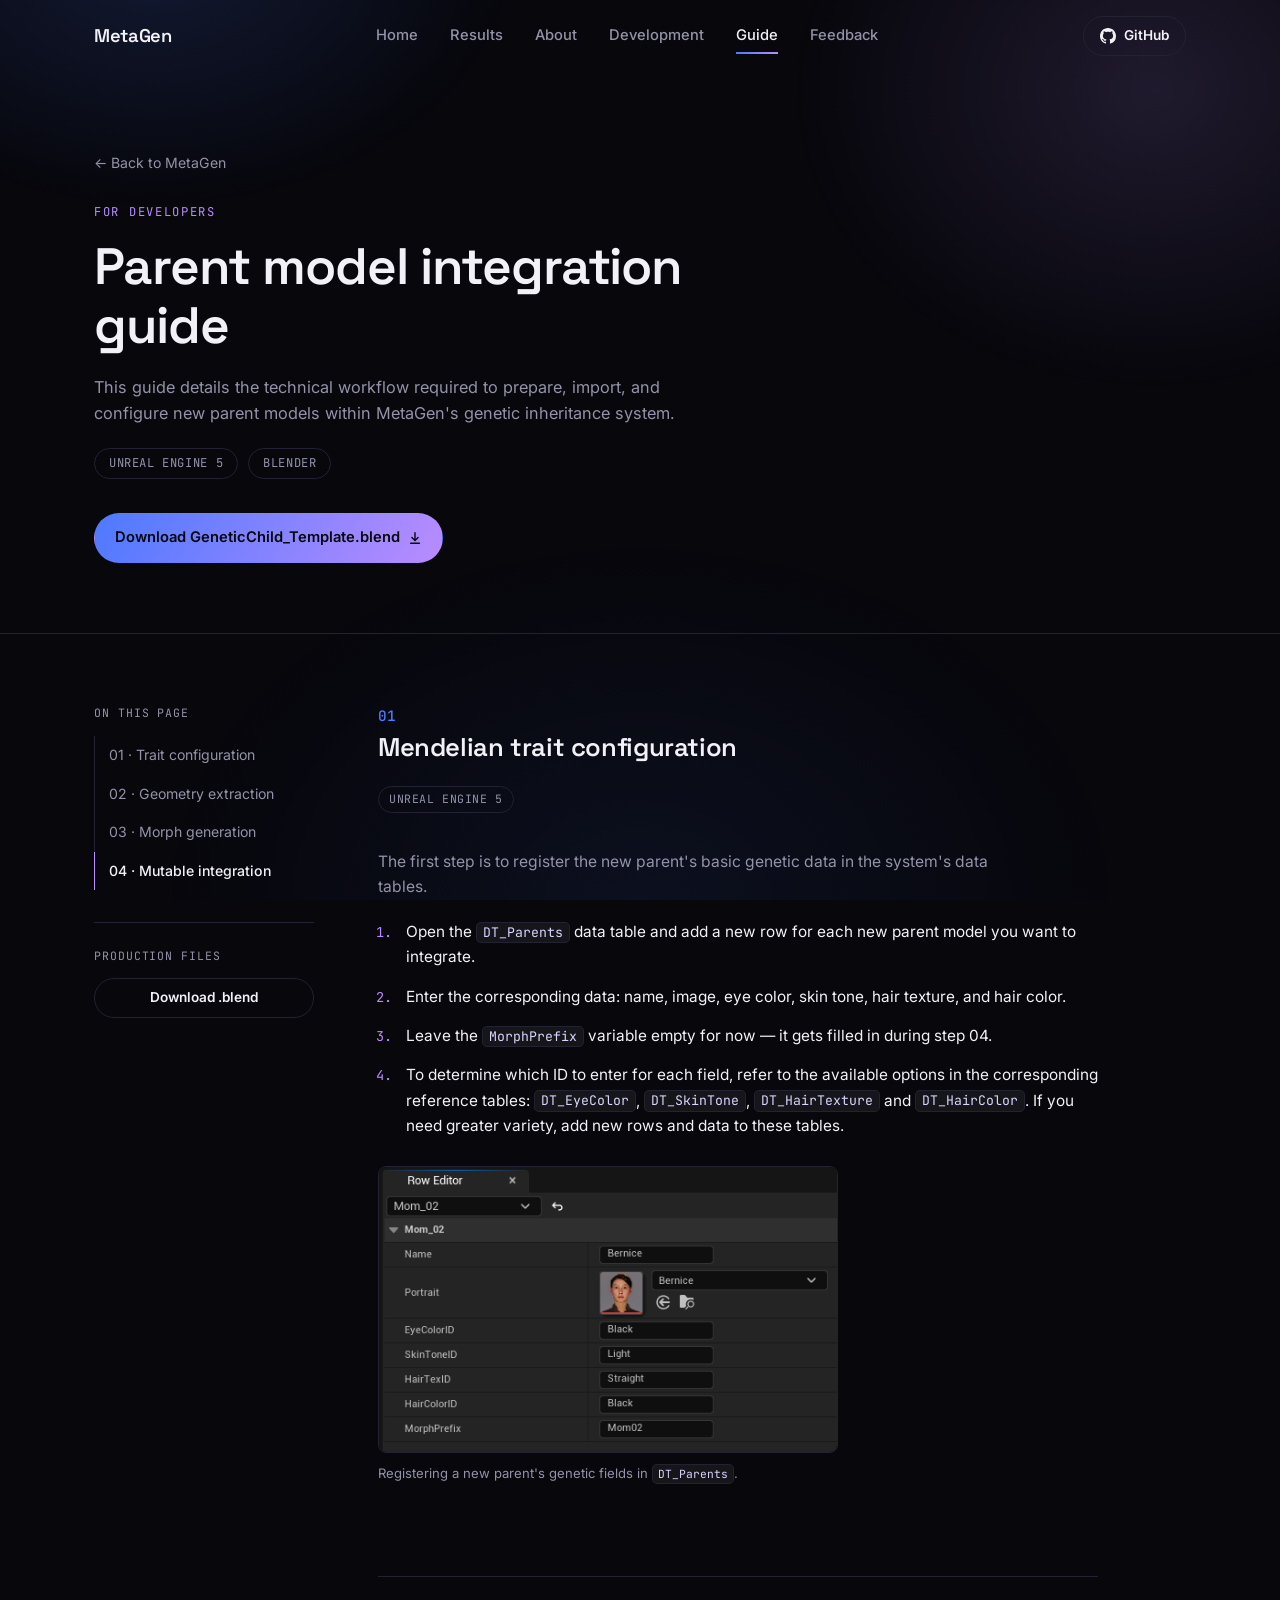
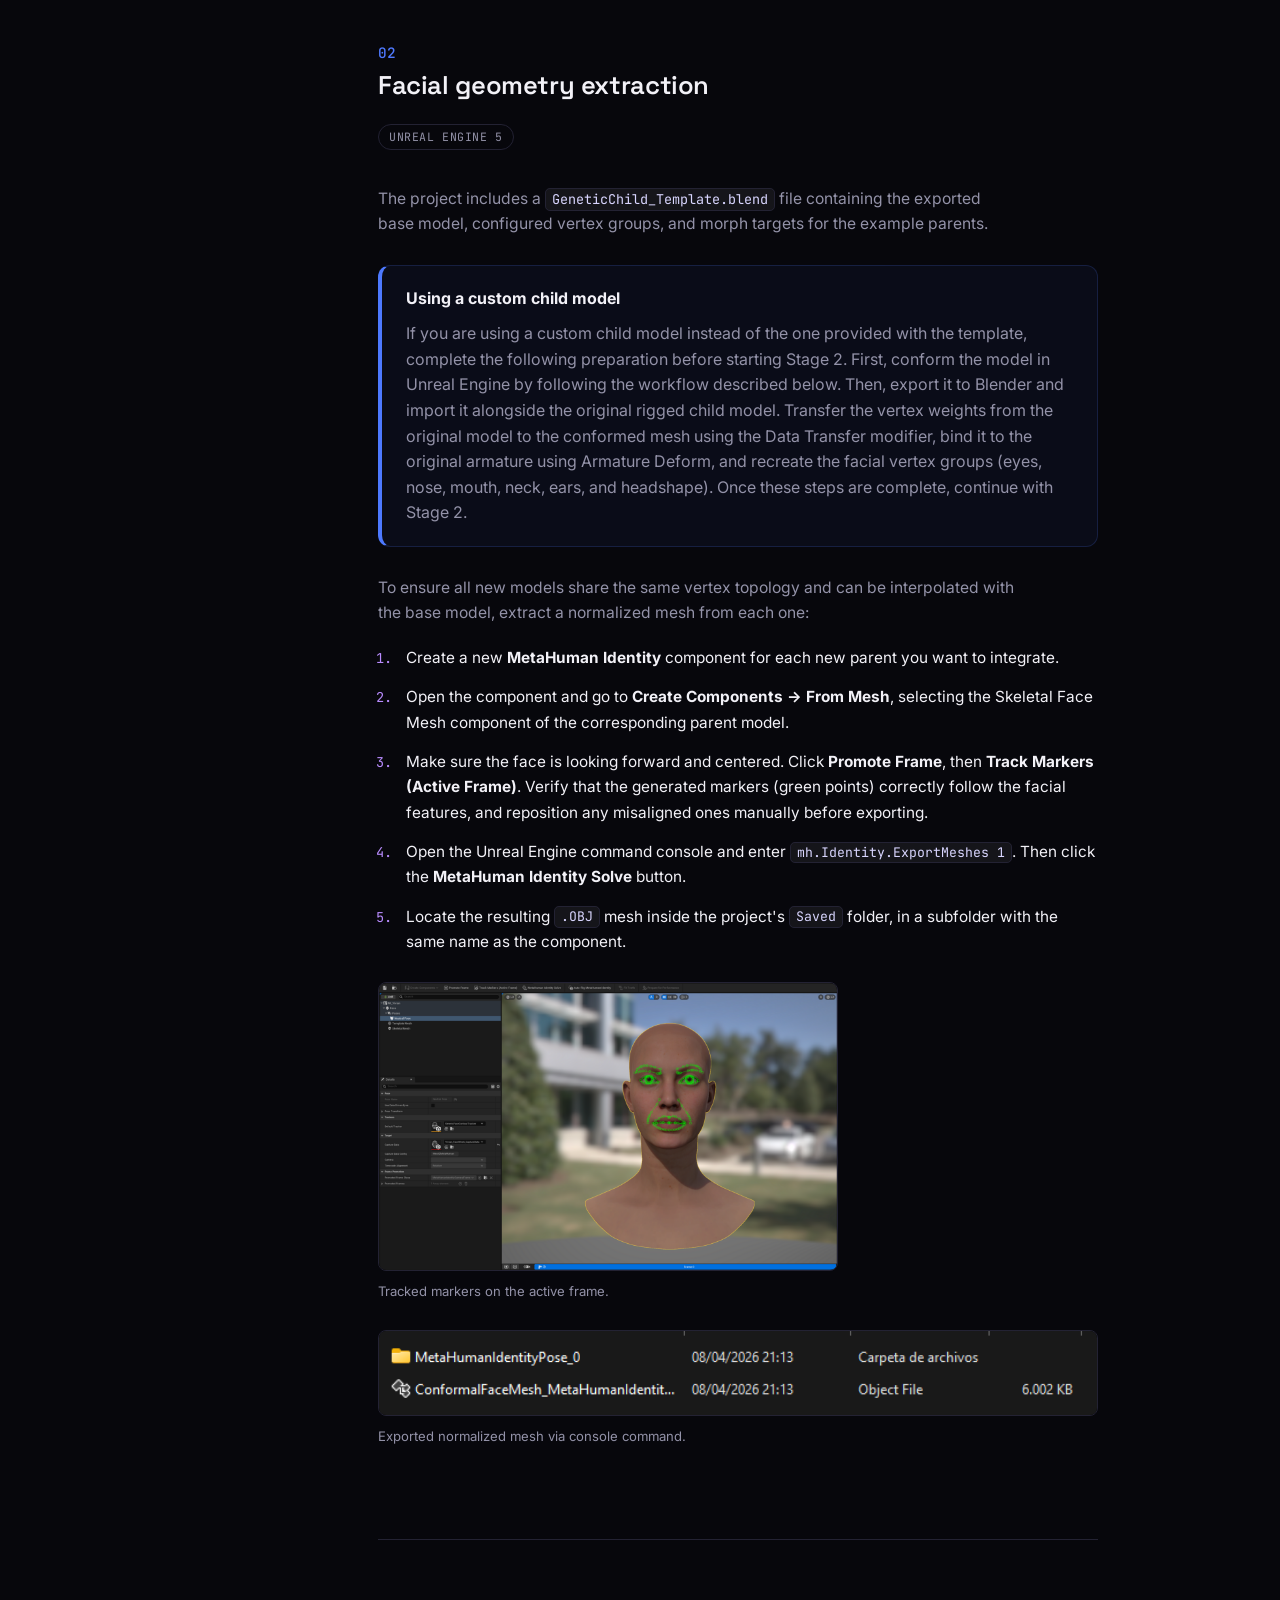
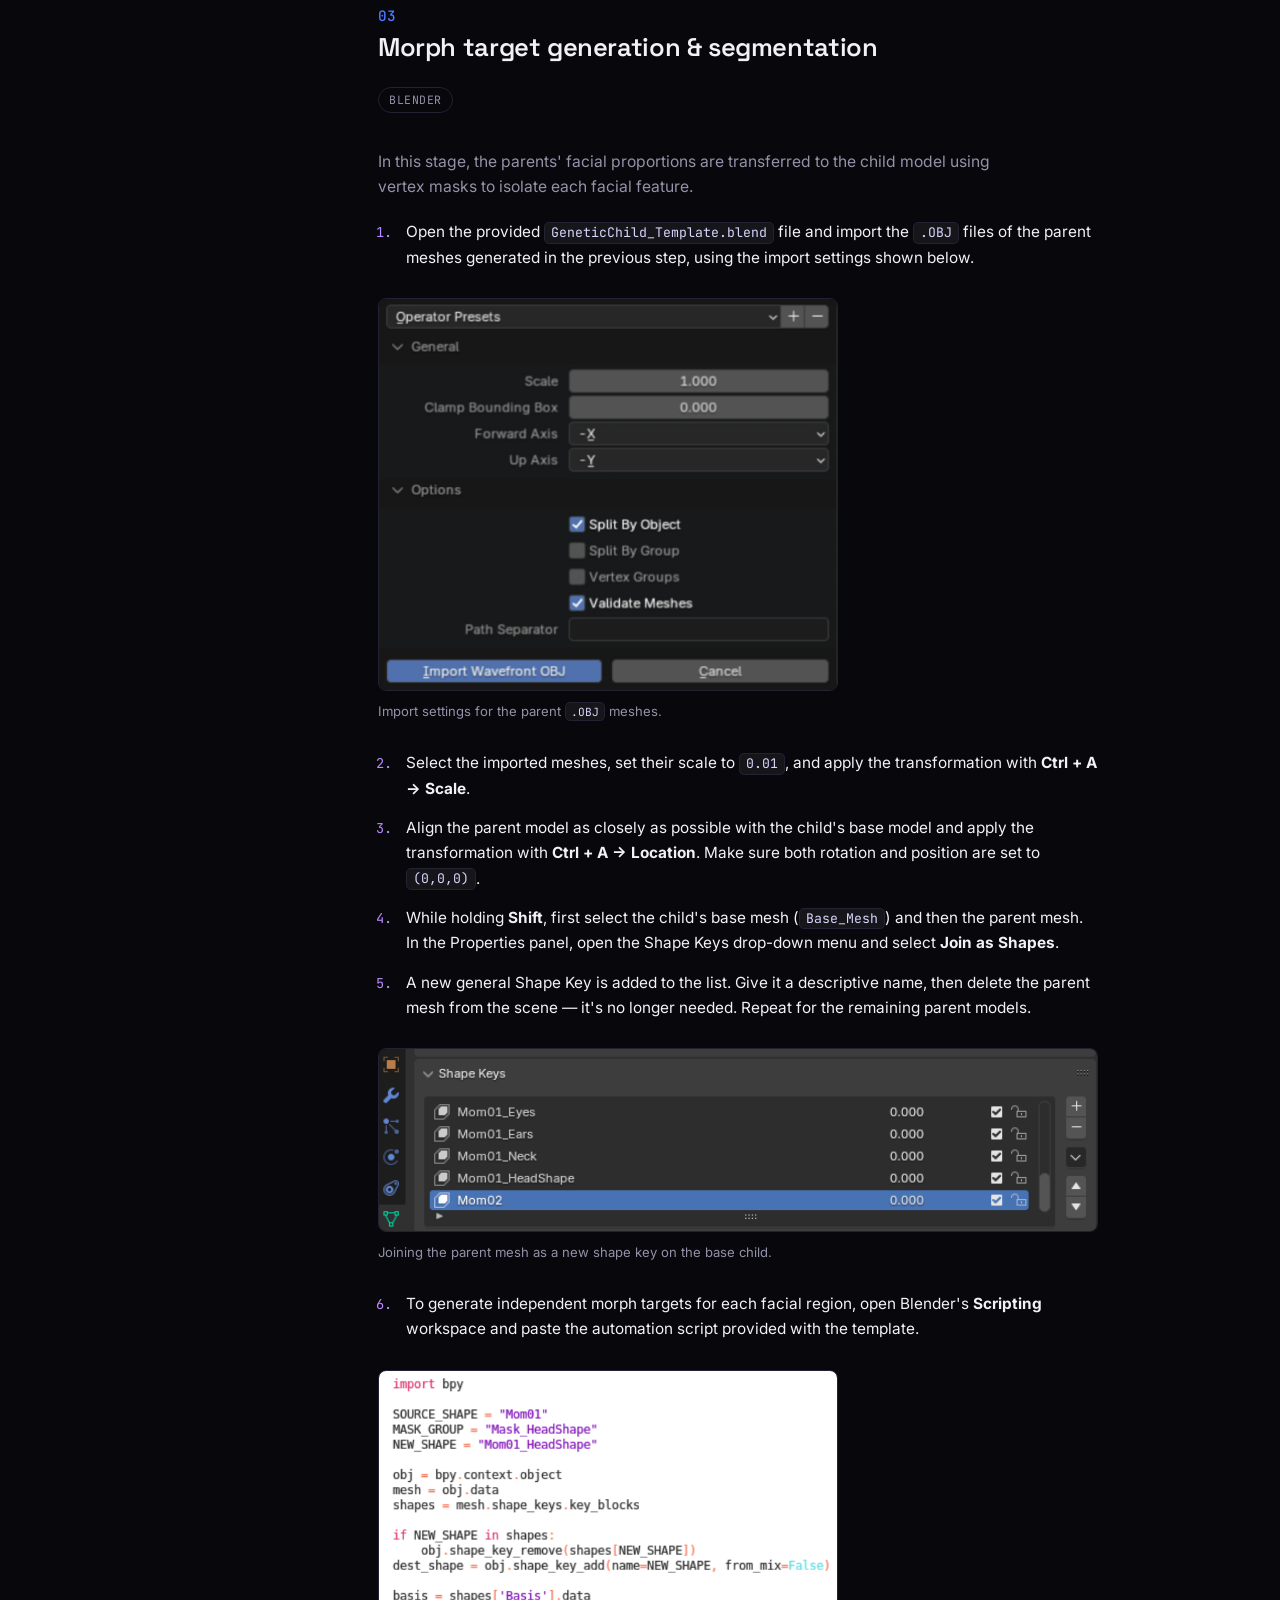
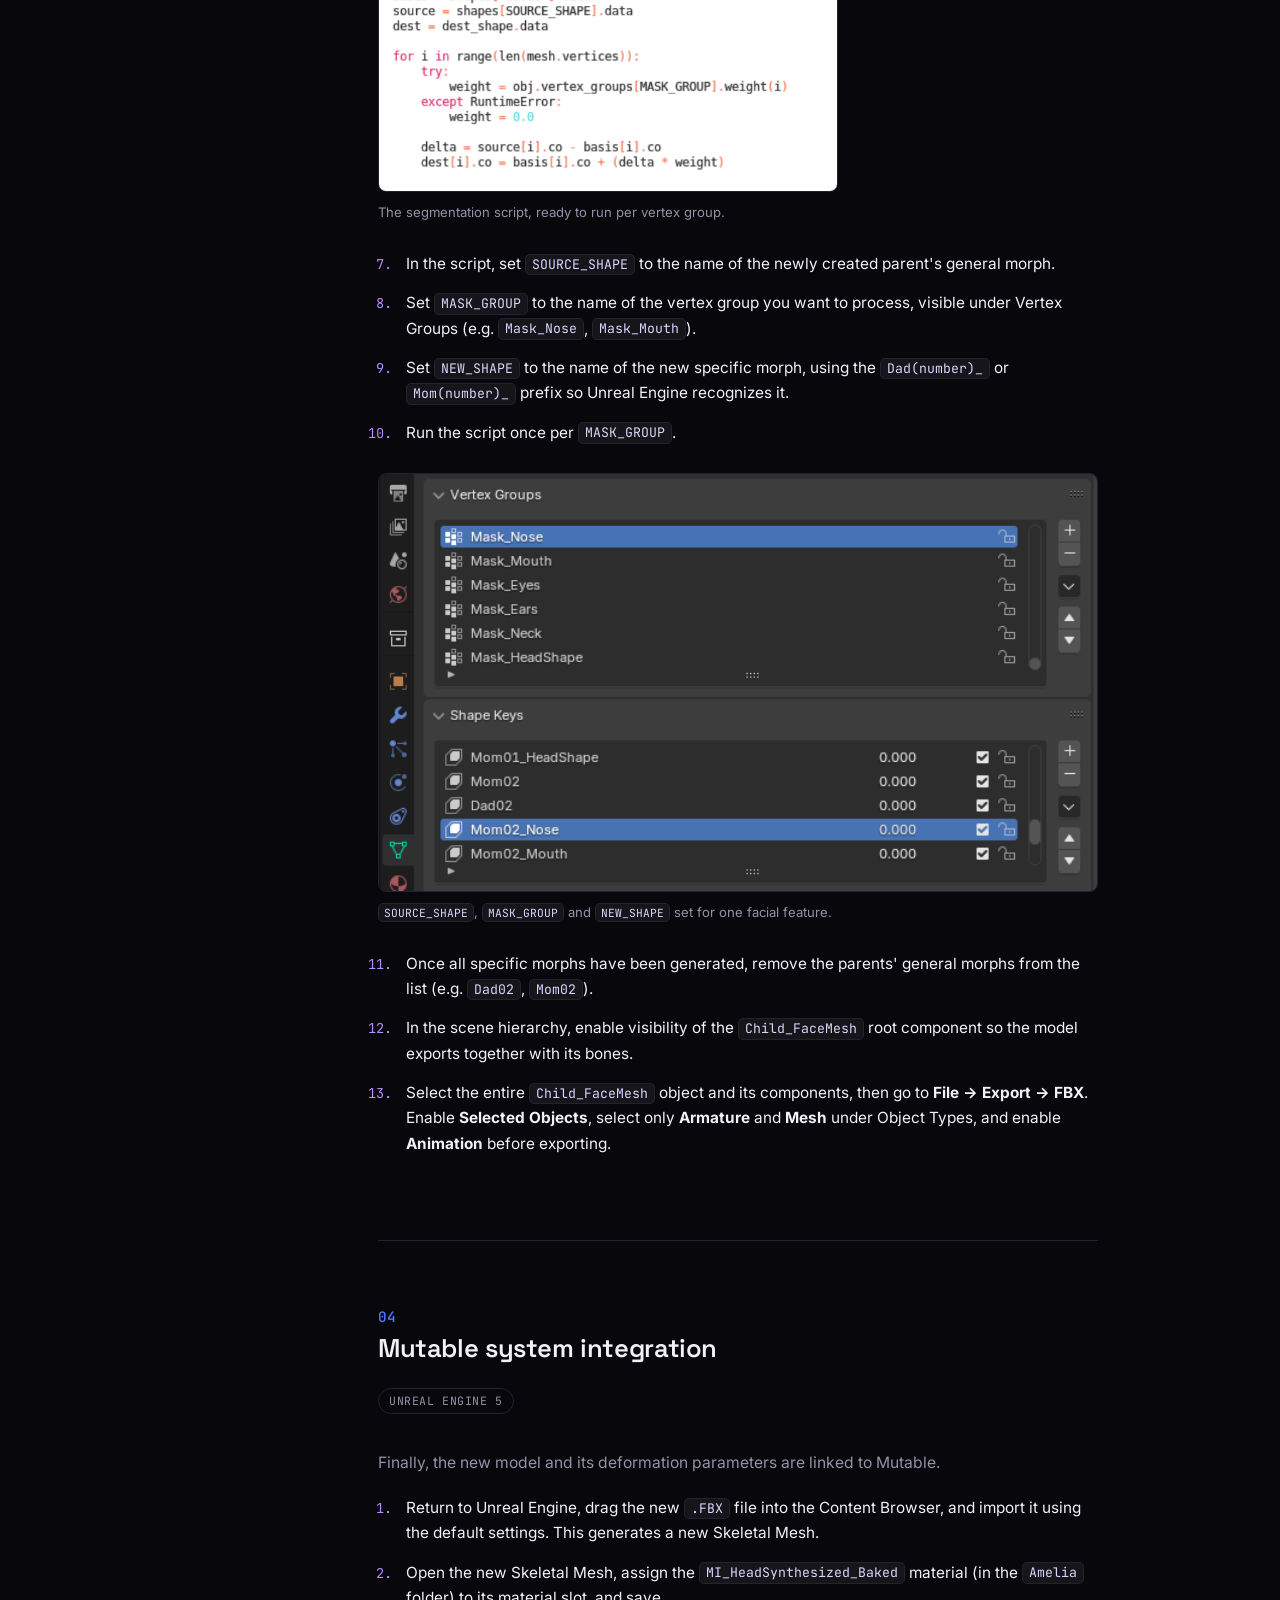
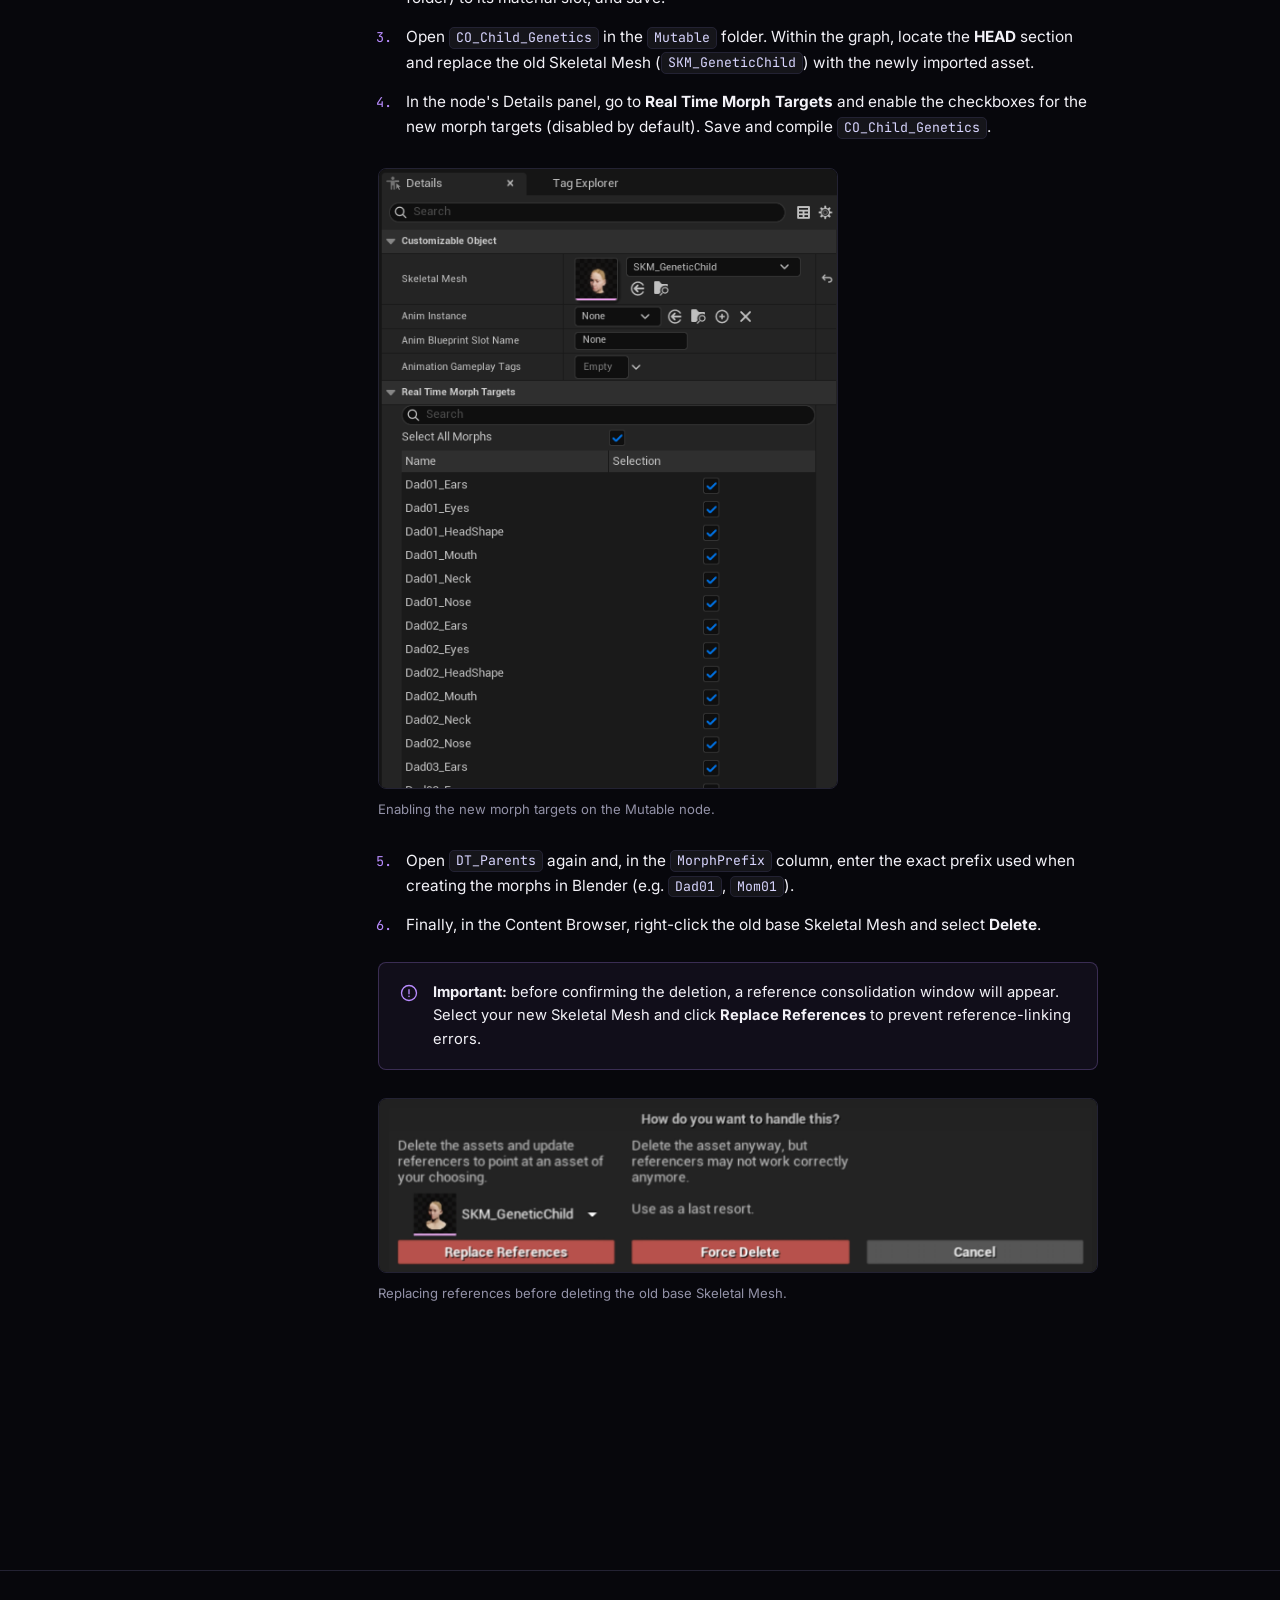
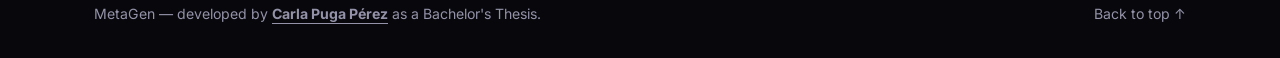
<file: guide.html>
<!DOCTYPE html>
<html lang="en">
<head>
<meta charset="UTF-8">
<meta name="viewport" content="width=device-width, initial-scale=1.0">
<title>Parent Model Integration Guide — MetaGen</title>
<meta name="description" content="Step-by-step guide to integrating new parent characters into MetaGen: Mendelian trait configuration, facial geometry extraction, morph target generation and Mutable integration.">

<link rel="preconnect" href="https://fonts.googleapis.com">
<link rel="preconnect" href="https://fonts.gstatic.com" crossorigin>
<link href="https://fonts.googleapis.com/css2?family=Space+Grotesk:wght@400;500;600;700&family=Inter:wght@400;500;600&family=JetBrains+Mono:wght@400;500&display=swap" rel="stylesheet">
<link rel="stylesheet" href="style.css">
</head>
<body>

<div class="bg-glow" aria-hidden="true"></div>

<header class="site-header" id="site-header">
  <div class="container header-inner">
    <a href="index.html#home" class="brand">
      MetaGen
    </a>

    <nav class="main-nav" id="main-nav">
      <a href="index.html#home" class="nav-link">Home</a>
      <a href="index.html#results" class="nav-link">Results</a>
      <a href="index.html#about" class="nav-link">About</a>
      <a href="index.html#development" class="nav-link">Development</a>
      <a href="guide.html" class="nav-link active">Guide</a>
      <a href="index.html#feedback" class="nav-link">Feedback</a>
    </nav>

    <div class="header-actions">
      <a href="https://github.com/cpugaper/MetaGen" class="btn btn-ghost btn-small" target="_blank" rel="noopener">
        <svg viewBox="0 0 16 16" width="16" height="16" fill="currentColor" aria-hidden="true"><path d="M8 0C3.58 0 0 3.58 0 8c0 3.54 2.29 6.53 5.47 7.59.4.07.55-.17.55-.38 0-.19-.01-.82-.01-1.49-2.01.37-2.53-.49-2.69-.94-.09-.23-.48-.94-.82-1.13-.28-.15-.68-.52-.01-.53.63-.01 1.08.58 1.23.82.72 1.21 1.87.87 2.33.66.07-.52.28-.87.51-1.07-1.78-.2-3.64-.89-3.64-3.95 0-.87.31-1.59.82-2.15-.08-.2-.36-1.02.08-2.12 0 0 .67-.21 2.2.82.64-.18 1.32-.27 2-.27.68 0 1.36.09 2 .27 1.53-1.04 2.2-.82 2.2-.82.44 1.1.16 1.92.08 2.12.51.56.82 1.27.82 2.15 0 3.07-1.87 3.75-3.65 3.95.29.25.54.73.54 1.48 0 1.07-.01 1.93-.01 2.2 0 .21.15.46.55.38A8.01 8.01 0 0 0 16 8c0-4.42-3.58-8-8-8z"/></svg>
        GitHub
      </a>
      <button class="nav-toggle" id="nav-toggle" aria-label="Toggle menu" aria-expanded="false">
        <span></span><span></span><span></span>
      </button>
    </div>
  </div>
</header>

<main>

  <!-- ============ GUIDE INTRO ============ -->
  <section class="guide-hero">
    <div class="container">
      <a href="index.html#home" class="back-link reveal">&larr; Back to MetaGen</a>
      <p class="eyebrow reveal">For Developers</p>
      <h1 class="guide-title reveal">Parent model integration guide</h1>
      <p class="guide-intro-desc reveal">
        This guide details the technical workflow required to prepare, import, and configure
        new parent models within MetaGen's genetic inheritance system.
      </p>
      <div class="guide-meta reveal">
        <span class="step-tag">Unreal Engine 5</span>
        <span class="step-tag">Blender</span>
      </div>
      <div class="hero-actions reveal">
        <a href="assets/downloads/GeneticChild_Template.blend" class="btn btn-primary">
          Download GeneticChild_Template.blend
          <svg viewBox="0 0 16 16" width="14" height="14" fill="none" aria-hidden="true"><path d="M8 2v9m0 0l-3.5-3.5M8 11l3.5-3.5M3 14h10" stroke="currentColor" stroke-width="1.6" stroke-linecap="round" stroke-linejoin="round"/></svg>
        </a>
      </div>
    </div>
  </section>

  <!-- ============ GUIDE BODY ============ -->
  <section class="section guide-body-section">
    <div class="container guide-layout">

      <aside class="guide-sidebar reveal">
        <nav class="toc" aria-label="Guide sections">
          <p class="toc-label">On this page</p>
          <a href="#trait-configuration" class="toc-link" data-toc>01 &middot; Trait configuration</a>
          <a href="#geometry-extraction" class="toc-link" data-toc>02 &middot; Geometry extraction</a>
          <a href="#morph-generation" class="toc-link" data-toc>03 &middot; Morph generation</a>
          <a href="#mutable-integration" class="toc-link" data-toc>04 &middot; Mutable integration</a>
        </nav>
        <div class="sidebar-download">
          <p class="sidebar-download-label">Production files</p>
          <a href="assets/downloads/GeneticChild_Template.blend" class="btn btn-ghost btn-small btn-block">Download .blend</a>
        </div>
      </aside>

      <div class="guide-content">

        <!-- ---------- 01 ---------- -->
        <article class="guide-section reveal" id="trait-configuration">
          <p class="guide-step-num">01</p>
          <h2>Mendelian trait configuration</h2>
          <span class="step-tag">Unreal Engine 5</span>
          <p class="guide-lead">The first step is to register the new parent's basic genetic data in the system's data tables.</p>

          <ol class="guide-steps">
            <li>Open the <code>DT_Parents</code> data table and add a new row for each new parent model you want to integrate.</li>
            <li>Enter the corresponding data: name, image, eye color, skin tone, hair texture, and hair color.</li>
            <li>Leave the <code>MorphPrefix</code> variable empty for now &mdash; it gets filled in during step 04.</li>
            <li>To determine which ID to enter for each field, refer to the available options in the corresponding reference tables: <code>DT_EyeColor</code>, <code>DT_SkinTone</code>, <code>DT_HairTexture</code> and <code>DT_HairColor</code>. If you need greater variety, add new rows and data to these tables.</li>
          </ol>

          <figure class="guide-figure">
            <img src="assets/guide/01-dt-parents-table.png" alt="DT_Parents data table showing genetic fields for a parent row in Unreal Engine 5" loading="lazy">
            <figcaption>Registering a new parent's genetic fields in <code>DT_Parents</code>.</figcaption>
          </figure>
        </article>

        <!-- ---------- 02 ---------- -->
        <article class="guide-section reveal" id="geometry-extraction">
          <p class="guide-step-num">02</p>
          <h2>Facial geometry extraction</h2>
          <span class="step-tag">Unreal Engine 5</span>
          <p class="guide-lead">
            The project includes a <code>GeneticChild_Template.blend</code> file containing the exported base model,
            configured vertex groups, and morph targets for the example parents. 
          </p>
          <div class="note-box">
            <h4>Using a custom child model</h4>
              <p>
                If you are using a custom child model instead of the one provided with the template, complete the following preparation before starting Stage 2. 
                First, conform the model in Unreal Engine by following the workflow described below. Then, export it to Blender and import it alongside the original rigged child model. 
                Transfer the vertex weights from the original model to the conformed mesh using the Data Transfer modifier, bind it to the original armature using Armature Deform, 
                and recreate the facial vertex groups (eyes, nose, mouth, neck, ears, and headshape). Once these steps are complete, continue with Stage 2. 
              </p>
          </div>
          <p class="guide-lead">To ensure all new models share the same vertex topology and can be interpolated with the base model, extract a normalized mesh from each one:</p>

          <ol class="guide-steps">
            <li>Create a new <strong>MetaHuman Identity</strong> component for each new parent you want to integrate.</li>
            <li>Open the component and go to <strong>Create Components &rarr; From Mesh</strong>, selecting the Skeletal Face Mesh component of the corresponding parent model.</li>
            <li>Make sure the face is looking forward and centered. Click <strong>Promote Frame</strong>, then <strong>Track Markers (Active Frame)</strong>. Verify that the generated markers (green points) correctly follow the facial features, and reposition any misaligned ones manually before exporting.</li>
            <li>Open the Unreal Engine command console and enter <code>mh.Identity.ExportMeshes 1</code>. Then click the <strong>MetaHuman Identity Solve</strong> button.</li>
            <li>Locate the resulting <code>.OBJ</code> mesh inside the project's <code>Saved</code> folder, in a subfolder with the same name as the component.</li>
          </ol>

          <figure class="guide-figure">
            <img src="assets/guide/02-identity-tracking.png" alt="MetaHuman Identity component with tracking markers over a parent model's facial features" loading="lazy">
            <figcaption>Tracked markers on the active frame.</figcaption>
          </figure>

          <figure class="guide-figure guide-figure-wide">
            <img src="assets/guide/02-export-console.png" alt="Exported normalized meshes with mh.Identity.ExportMeshes 1 command" loading="lazy">
            <figcaption>Exported normalized mesh via console command.</figcaption>
          </figure>
        </article>

        <!-- ---------- 03 ---------- -->
        <article class="guide-section reveal" id="morph-generation">
          <p class="guide-step-num">03</p>
          <h2>Morph target generation &amp; segmentation</h2>
          <span class="step-tag">Blender</span>
          <p class="guide-lead">In this stage, the parents' facial proportions are transferred to the child model using vertex masks to isolate each facial feature.</p>

          <ol class="guide-steps">
            <li>Open the provided <code>GeneticChild_Template.blend</code> file and import the <code>.OBJ</code> files of the parent meshes generated in the previous step, using the import settings shown below.</li>
          </ol>

          <figure class="guide-figure">
            <img src="assets/guide/03-import-settings.png" alt="Blender OBJ import settings used for parent meshes" loading="lazy">
            <figcaption>Import settings for the parent <code>.OBJ</code> meshes.</figcaption>
          </figure>

          <ol class="guide-steps" start="2">
            <li>Select the imported meshes, set their scale to <code>0.01</code>, and apply the transformation with <strong>Ctrl + A &rarr; Scale</strong>.</li>
            <li>Align the parent model as closely as possible with the child's base model and apply the transformation with <strong>Ctrl + A &rarr; Location</strong>. Make sure both rotation and position are set to <code>(0,0,0)</code>.</li>
            <li>While holding <strong>Shift</strong>, first select the child's base mesh (<code>Base_Mesh</code>) and then the parent mesh. In the Properties panel, open the Shape Keys drop-down menu and select <strong>Join as Shapes</strong>.</li>
            <li>A new general Shape Key is added to the list. Give it a descriptive name, then delete the parent mesh from the scene &mdash; it's no longer needed. Repeat for the remaining parent models.</li>
          </ol>

          <figure class="guide-figure guide-figure-wide">
            <img src="assets/guide/03-join-as-shapes.png" alt="Blender Shape Keys panel" loading="lazy">
            <figcaption>Joining the parent mesh as a new shape key on the base child.</figcaption>
          </figure>

          <ol class="guide-steps" start="6">
            <li>To generate independent morph targets for each facial region, open Blender's <strong>Scripting</strong> workspace and paste the automation script provided with the template.</li>
          </ol>

          <figure class="guide-figure">
            <img src="assets/guide/03-scripting-workspace.png" alt="Blender Scripting workspace with the segmentation automation script" loading="lazy">
            <figcaption>The segmentation script, ready to run per vertex group.</figcaption>
          </figure>

          <ol class="guide-steps" start="7">
            <li>In the script, set <code>SOURCE_SHAPE</code> to the name of the newly created parent's general morph.</li>
            <li>Set <code>MASK_GROUP</code> to the name of the vertex group you want to process, visible under Vertex Groups (e.g. <code>Mask_Nose</code>, <code>Mask_Mouth</code>).</li>
            <li>Set <code>NEW_SHAPE</code> to the name of the new specific morph, using the <code>Dad(number)_</code> or <code>Mom(number)_</code> prefix so Unreal Engine recognizes it.</li>
            <li>Run the script once per <code>MASK_GROUP</code>.</li>
          </ol>

          <figure class="guide-figure guide-figure-wide">
            <img src="assets/guide/03-script-variables.png" alt="Segmentation script variables SOURCE_SHAPE, MASK_GROUP and NEW_SHAPE" loading="lazy">
            <figcaption><code>SOURCE_SHAPE</code>, <code>MASK_GROUP</code> and <code>NEW_SHAPE</code> set for one facial feature.</figcaption>
          </figure>

          <ol class="guide-steps" start="11">
            <li>Once all specific morphs have been generated, remove the parents' general morphs from the list (e.g. <code>Dad02</code>, <code>Mom02</code>).</li>
            <li>In the scene hierarchy, enable visibility of the <code>Child_FaceMesh</code> root component so the model exports together with its bones.</li>
            <li>Select the entire <code>Child_FaceMesh</code> object and its components, then go to <strong>File &rarr; Export &rarr; FBX</strong>. Enable <strong>Selected Objects</strong>, select only <strong>Armature</strong> and <strong>Mesh</strong> under Object Types, and enable <strong>Animation</strong> before exporting.</li>
          </ol>
        </article>

        <!-- ---------- 04 ---------- -->
        <article class="guide-section reveal" id="mutable-integration">
          <p class="guide-step-num">04</p>
          <h2>Mutable system integration</h2>
          <span class="step-tag">Unreal Engine 5</span>
          <p class="guide-lead">Finally, the new model and its deformation parameters are linked to Mutable.</p>

          <ol class="guide-steps">
            <li>Return to Unreal Engine, drag the new <code>.FBX</code> file into the Content Browser, and import it using the default settings. This generates a new Skeletal Mesh.</li>
            <li>Open the new Skeletal Mesh, assign the <code>MI_HeadSynthesized_Baked</code> material (in the <code>Amelia</code> folder) to its material slot, and save.</li>
            <li>Open <code>CO_Child_Genetics</code> in the <code>Mutable</code> folder. Within the graph, locate the <strong>HEAD</strong> section and replace the old Skeletal Mesh (<code>SKM_GeneticChild</code>) with the newly imported asset.</li>
            <li>In the node's Details panel, go to <strong>Real Time Morph Targets</strong> and enable the checkboxes for the new morph targets (disabled by default). Save and compile <code>CO_Child_Genetics</code>.</li>
          </ol>

          <figure class="guide-figure">
            <img src="assets/guide/04-realtime-morph-targets.png" alt="Real Time Morph Targets checkboxes in the CO_Child_Genetics details panel" loading="lazy">
            <figcaption>Enabling the new morph targets on the Mutable node.</figcaption>
          </figure>

          <ol class="guide-steps" start="5">
            <li>Open <code>DT_Parents</code> again and, in the <code>MorphPrefix</code> column, enter the exact prefix used when creating the morphs in Blender (e.g. <code>Dad01</code>, <code>Mom01</code>).</li>
            <li>Finally, in the Content Browser, right-click the old base Skeletal Mesh and select <strong>Delete</strong>.</li>
          </ol>

          <div class="callout">
            <svg viewBox="0 0 24 24" width="20" height="20" fill="none" aria-hidden="true"><circle cx="12" cy="12" r="9" stroke="var(--lilac)" stroke-width="1.6"/><path d="M12 8v5" stroke="var(--lilac)" stroke-width="1.6" stroke-linecap="round"/><circle cx="12" cy="16" r="1" fill="var(--lilac)"/></svg>
            <p><strong>Important:</strong> before confirming the deletion, a reference consolidation window will appear. Select your new Skeletal Mesh and click <strong>Replace References</strong> to prevent reference-linking errors.</p>
          </div>

          <figure class="guide-figure guide-figure-wide">
            <img src="assets/guide/04-reference-consolidation.png" alt="Reference consolidation window prompting to replace references before deleting the old skeletal mesh" loading="lazy">
            <figcaption>Replacing references before deleting the old base Skeletal Mesh.</figcaption>
          </figure>
        </article>
      </div>
    </div>
  </section>

</main>

<footer class="site-footer">
  <div class="container footer-inner">
    <p>MetaGen &mdash; developed by <strong><a href="https://www.linkedin.com/in/carla-puga-p%C3%A9rez/" target="_blank" rel="noopener" style="text-decoration: underline; text-underline-offset: 4px;">Carla Puga Pérez</a></strong> as a Bachelor's Thesis.</p>
    <a href="#" class="back-to-top">Back to top &uarr;</a>
  </div>
</footer>

<script src="main.js"></script>
<script src="guide.js"></script>
</body>
</html>
</file>
<file: style.css>
:root {
  --bg: #07070c;
  --bg-elevated: #100f18;
  --border: #232233;
  --text: #f2f1f7;
  --text-muted: #9392a8;
  --blue: #4d79ff;
  --lilac: #b98cff;
  --grad: linear-gradient(120deg, var(--blue), var(--lilac));

  --font-display: 'Space Grotesk', 'Segoe UI', sans-serif;
  --font-body: 'Inter', 'Segoe UI', sans-serif;
  --font-mono: 'JetBrains Mono', 'Courier New', monospace;

  --container: 1140px;
  --radius: 14px;
  --radius-sm: 8px;
}

* { box-sizing: border-box; }
html { scroll-behavior: smooth; }

@media (prefers-reduced-motion: reduce) {
  html { scroll-behavior: auto; }
  *, *::before, *::after { animation-duration: 0.001ms !important; animation-iteration-count: 1 !important; transition-duration: 0.001ms !important; }
}

body {
  margin: 0;
  background: var(--bg);
  color: var(--text);
  font-family: var(--font-body);
  font-size: 16px;
  line-height: 1.6;
  -webkit-font-smoothing: antialiased;
  overflow-x: hidden;
}

.container {
  max-width: var(--container);
  margin: 0 auto;
  padding: 0 24px;
}

h1, h2, h3 {
  font-family: var(--font-display);
  font-weight: 600;
  line-height: 1.15;
  margin: 0;
}

p { margin: 0; color: var(--text-muted); }

a { color: inherit; text-decoration: none; }

code {
  font-family: var(--font-mono);
  font-size: 0.86em;
  background: rgba(255,255,255,0.06);
  border: 1px solid var(--border);
  padding: 0.1em 0.45em;
  border-radius: 5px;
  color: #d9d6ff;
}

/* -------- decorative background glow -------- */
.bg-glow {
  position: fixed;
  inset: 0;
  z-index: -1;
  pointer-events: none;
  background:
    radial-gradient(600px 420px at 12% -5%, rgba(77,121,255,0.16), transparent 60%),
    radial-gradient(600px 500px at 90% 10%, rgba(185,140,255,0.14), transparent 60%),
    radial-gradient(800px 600px at 50% 100%, rgba(77,121,255,0.08), transparent 60%);
}

/* =========================================================
   Header / Nav
   ========================================================= */
.site-header {
  position: fixed;
  top: 0; left: 0; right: 0;
  z-index: 100;
  border-bottom: 1px solid transparent;
  transition: background 0.3s ease, border-color 0.3s ease;
}
.site-header.scrolled {
  background: rgba(7,7,12,0.82);
  backdrop-filter: blur(10px);
  border-bottom-color: var(--border);
}

.header-inner {
  display: flex;
  align-items: center;
  justify-content: space-between;
  height: 72px;
}

.brand {
  display: flex;
  align-items: center;
  gap: 8px;
  font-family: var(--font-display);
  font-weight: 600;
  font-size: 1.15rem;
  letter-spacing: -0.02em;
}

.main-nav {
  display: flex;
  gap: 32px;
}
.nav-link {
  font-size: 0.92rem;
  color: var(--text-muted);
  font-weight: 500;
  position: relative;
  padding: 4px 0;
  transition: color 0.2s ease;
}
.nav-link:hover, .nav-link.active { color: var(--text); }
.nav-link::after {
  content: "";
  position: absolute;
  left: 0; bottom: -2px;
  width: 0; height: 1.5px;
  background: var(--grad);
  transition: width 0.25s ease;
}
.nav-link:hover::after, .nav-link.active::after { width: 100%; }

.header-actions { display: flex; align-items: center; gap: 14px; }

.nav-toggle {
  display: none;
  flex-direction: column;
  gap: 5px;
  background: none;
  border: none;
  cursor: pointer;
  padding: 6px;
}
.nav-toggle span {
  width: 20px; height: 1.5px;
  background: var(--text);
  transition: transform 0.25s ease, opacity 0.25s ease;
}

/* =========================================================
   Buttons
   ========================================================= */
.btn {
  display: inline-flex;
  align-items: center;
  gap: 8px;
  font-family: var(--font-body);
  font-weight: 600;
  font-size: 0.92rem;
  padding: 12px 20px;
  border-radius: 999px;
  border: 1px solid transparent;
  cursor: pointer;
  transition: transform 0.2s ease, box-shadow 0.2s ease, background 0.2s ease, border-color 0.2s ease;
  white-space: nowrap;
}
.btn-primary {
  background: var(--grad);
  color: #07070c;
}
.btn-primary:hover { transform: translateY(-2px); box-shadow: 0 10px 30px -8px rgba(120,110,255,0.55); }

.btn-ghost {
  background: transparent;
  border-color: var(--border);
  color: var(--text);
}
.btn-ghost:hover { border-color: var(--lilac); background: rgba(185,140,255,0.06); }

.btn-small { padding: 8px 16px; font-size: 0.85rem; }

/* =========================================================
   Hero
   ========================================================= */
.hero {
  position: relative;
  padding: 168px 0 80px;
  min-height: 92vh;
  display: flex;
  align-items: center;
}
.hero-inner {
  display: grid;
  grid-template-columns: 1.05fr 0.95fr;
  align-items: center;
  gap: 40px;
}

.eyebrow {
  font-family: var(--font-mono);
  text-transform: uppercase;
  letter-spacing: 0.14em;
  font-size: 0.76rem;
  color: var(--lilac);
  margin-bottom: 16px;
}

.hero-title {
  font-size: clamp(3.2rem, 7vw, 5.4rem);
  letter-spacing: -0.03em;
  color: var(--text);
}
.grad-text {
  background: var(--grad);
  -webkit-background-clip: text;
  background-clip: text;
  color: transparent;
}

.hero-tagline {
  font-family: var(--font-display);
  font-size: clamp(1.15rem, 2vw, 1.5rem);
  color: var(--text);
  margin-top: 14px;
  font-weight: 500;
}

.hero-desc {
  max-width: 480px;
  margin-top: 18px;
  font-size: 1.02rem;
}

.status-line {
  display: inline-flex;
  align-items: center;
  gap: 8px;
  margin-top: 20px;
  font-family: var(--font-mono);
  font-size: 0.8rem;
  letter-spacing: 0.02em;
  color: var(--text-muted);
}
.status-dot {
  width: 7px;
  height: 7px;
  border-radius: 50%;
  background: var(--lilac);
  box-shadow: 0 0 0 3px rgba(185, 140, 255, 0.15);
  flex-shrink: 0;
  animation: status-pulse 2.4s ease-in-out infinite;
}
@keyframes status-pulse {
  0%, 100% { opacity: 1; }
  50% { opacity: 0.35; }
}

.hero-actions {
  display: flex;
  gap: 14px;
  margin-top: 34px;
  flex-wrap: wrap;
}

.hero-visual{
  display:flex;
  justify-content:center;
  align-items:center;
}

.hero-image{
  width:100%;
  max-width:520px;
  border-radius:5px;
  display:block;

  box-shadow:0 30px 60px rgba(0,0,0,.35);
}

.scroll-cue {
  position: absolute;
  bottom: 28px;
  left: 50%;
  transform: translateX(-50%);
}
.scroll-cue span {
  display: block;
  width: 1px; height: 34px;
  background: linear-gradient(var(--text-muted), transparent);
  animation: cue 1.8s ease-in-out infinite;
}
@keyframes cue { 0%,100% { opacity: 0.2; } 50% { opacity: 1; } }

/* =========================================================
   Sections (shared)
   ========================================================= */
.section { padding: 110px 0; }
.section-alt { background: linear-gradient(180deg, transparent, rgba(255,255,255,0.015) 15%, rgba(255,255,255,0.015) 85%, transparent); }

.section-head { max-width: 640px; margin-bottom: 56px; }
.section-head h2 {
  font-size: clamp(1.8rem, 3.4vw, 2.5rem);
  letter-spacing: -0.02em;
  margin-top: 8px;
}
.section-desc { margin-top: 16px; font-size: 1.02rem; }

/* =========================================================
   Results — Showcase Image
   ========================================================= */
      #results .container {
        display: flex;
        flex-direction: column;
        gap: 40px; 
      }
      
      #results .section-head {
        margin-bottom: 0; 
        z-index: 2;
        position: relative;
      }
      
      .results-showcase {
        width: 100%;
        display: flex;
        justify-content: center;
      }
      
      .showcase-img {
        max-width: 600px; 
        width: 100%;      
        height: auto;     
        display: block;
      }
      
      @media (min-width: 981px) {
        #results .container {
          flex-direction: row;
          align-items: center; 
          justify-content: space-between;
        }
      
        #results .section-head {
          flex: 1;
          max-width: 600px; 
          flex-shrink: 0;
        }
      
        .results-showcase {
          flex: 1;
          justify-content: flex-end; 
          margin-left: -50px; 
          pointer-events: none;  
        }
      }

/* =========================================================
   About — feature grid
   ========================================================= */
.feature-grid {
  display: grid;
  grid-template-columns: repeat(4, 1fr);
  gap: 20px;
}
.feature-card {
  background: var(--bg-elevated);
  border: 1px solid var(--border);
  border-radius: var(--radius);
  padding: 26px 22px;
  transition: transform 0.25s ease, border-color 0.25s ease;
}
.feature-card:hover { transform: translateY(-4px); border-color: rgba(185,140,255,0.4); }
.feature-icon { margin-bottom: 16px; }
.feature-card h3 {
  font-size: 1.02rem;
  margin-bottom: 8px;
}
.feature-card p { font-size: 0.92rem; }

/* =========================================================
   Workflow & Clean UI Legends (Grid & Subtext layout)
   ========================================================= */
   .about-workflow {
    display: flex;
    flex-direction: column;
    gap: 96px;
    margin-top: 100px;
  }

  .about-workflow .section-head.small-head {
    margin-bottom: 8px; 
  }
  
  .workflow-row {
    display: grid;
    grid-template-columns: 1.1fr 0.9fr;
    gap: 56px;
    align-items: center; 
  }
  
  .workflow-row.reverse {
    grid-template-columns: 0.9fr 1.1fr;
  }
  
  .workflow-row.reverse .workflow-media {
    order: 2;
  }
  
  .workflow-media {
    width: 100%;
  }
  
  .workflow-img {
    width: 100%;
    height: auto;
    border-radius: 5px;
    border: 1px solid var(--border);
    box-shadow: 0 24px 48px rgba(0, 0, 0, 0.3);
    display: block;
  }
  
  .workflow-info {
    display: flex;
    flex-direction: column;
    align-items: flex-start;
  }
  
  .step-badge {
    font-family: var(--font-mono);
    font-size: 0.72rem;
    text-transform: uppercase;
    letter-spacing: 0.08em;
    color: var(--lilac);
    background: rgba(185, 140, 255, 0.08);
    border: 1px solid rgba(185, 140, 255, 0.2);
    padding: 4px 12px;
    border-radius: 999px;
    margin-bottom: 16px;
  }
  
  .workflow-intro {
    font-size: 0.96rem;
    line-height: 1.6;
    margin-bottom: 28px;
    color: var(--text-muted);
  }
  
  .workflow-legend-clean {
    display: flex;
    flex-direction: column;
    gap: 12px;
    width: 100%;
  }
  
  .workflow-legend-grid {
    display: grid;
    grid-template-columns: 1fr;
    gap: 12px;
    width: 100%;
  }

  .legend-item-clean {
    display: flex;
    align-items: flex-start;
    gap: 12px;
    background: rgba(16, 15, 24, 0.4);
    border: 1px solid var(--border);
    padding: 12px 14px;
    border-radius: var(--radius-sm);
    transition: border-color 0.2s ease, background 0.2s ease;
  }
  
  .legend-item-clean:hover {
    border-color: rgba(77, 121, 255, 0.25);
    background: rgba(77, 121, 255, 0.01);
  }
  
  .legend-dot-clean {
    font-family: var(--font-mono);
    font-size: 0.75rem;
    font-weight: 600;
    color: var(--blue);
    background: rgba(77, 121, 255, 0.08);
    border: 1px solid rgba(77, 121, 255, 0.15);
    width: 22px;
    height: 22px;
    display: flex;
    align-items: center;
    justify-content: center;
    border-radius: 4px;
    flex-shrink: 0;
    margin-top: 1px;
  }
  
  .legend-content-clean {
    display: flex;
    flex-direction: column;
    gap: 3px;
  }
  
  .legend-title-clean {
    font-size: 0.9rem;
    font-weight: 600;
    color: var(--text);
    letter-spacing: -0.01em;
  }
  
  .legend-desc-clean {
    font-size: 0.82rem;
    line-height: 1.4;
    color: var(--text-muted);
  }
  
  @media (max-width: 980px) {
    .workflow-row, .workflow-row.reverse {
      grid-template-columns: 1fr;
      gap: 32px;
    }
    .workflow-row.reverse .workflow-media {
      order: 0;
    }
    .workflow-media {
      position: static;
    }
    
    .workflow-legend-grid {
      grid-template-columns: repeat(2, 1fr);
    }
  }
  
  @media (max-width: 640px) {
    .workflow-legend-grid {
      grid-template-columns: 1fr;
    }
  }

/* =========================================================
   Showcase — video
   ========================================================= */
.video-frame video{
  width:100%;
  border-radius:20px;
  display:block;
}

/* =========================================================
   Guide — Note Box
   ========================================================= */
.note-box{
  margin:28px 0;
  padding:20px 24px;

  background:rgba(77,121,255,.05);
  border:1px solid rgba(77,121,255,.18);
  border-left:4px solid var(--blue);

  border-radius:12px;
}

.note-box h4{
  margin:0 0 10px;
  color:var(--text);
  font-size:1rem;
}

.note-box p{
  margin:0;
  color:var(--text-muted);
}

/* =========================================================
   Guide — pipeline
   ========================================================= */
.guide-teaser-list {
  list-style: none;
  margin: 32px 0 0;
  padding: 0;
  display: grid;
  grid-template-columns: 1fr 1fr;
  gap: 12px 28px;
}
.guide-teaser-list li {
  display: flex;
  align-items: center;
  gap: 12px;
  font-size: 0.95rem;
  color: var(--text);
  padding-bottom: 12px;
  border-bottom: 1px solid var(--border);
}
.step-num-sm {
  font-family: var(--font-mono);
  font-size: 0.78rem;
  color: transparent;
  background: var(--grad);
  -webkit-background-clip: text;
  background-clip: text;
  font-weight: 500;
}

.guide-teaser-note {
  font-size: 0.85rem;
  color: var(--text-muted);
  display: inline-flex;
  align-items: center;
}

.step-tag {
  display: inline-block;
  margin-top: 12px;
  font-family: var(--font-mono);
  font-size: 0.72rem;
  letter-spacing: 0.05em;
  text-transform: uppercase;
  color: var(--text-muted);
  border: 1px solid var(--border);
  border-radius: 999px;
  padding: 3px 10px;
}

/* =========================================================
   Feedback
   ========================================================= */
.contact-grid {
  display: grid;
  grid-template-columns: repeat(3, 1fr);
  gap: 20px;
}
.contact-card {
  display: block;
  text-align: left;
  background: var(--bg-elevated);
  border: 1px solid var(--border);
  border-radius: var(--radius);
  padding: 30px;
  font-family: var(--font-body);
  cursor: pointer;
  color: inherit;
  transition: transform 0.25s ease, border-color 0.25s ease;
}
.contact-card-btn { width: 100%; }
.contact-card:hover { transform: translateY(-4px); border-color: rgba(77,121,255,0.4); }
.contact-icon { margin-bottom: 16px; }
.contact-card h3 { font-size: 1.08rem; margin-bottom: 8px; }
.contact-card p { font-size: 0.94rem; }
.contact-cta {
  display: inline-block;
  margin-top: 16px;
  font-size: 0.86rem;
  font-weight: 600;
  color: var(--text);
}

/* =========================================================
   Footer
   ========================================================= */
.site-footer {
  border-top: 1px solid var(--border);
  padding: 32px 0;
}
.footer-inner {
  display: flex;
  justify-content: space-between;
  align-items: center;
  flex-wrap: wrap;
  gap: 12px;
  font-size: 0.88rem;
}
.footer-inner p { color: var(--text-muted); }
.back-to-top { color: var(--text-muted); transition: color 0.2s ease; }
.back-to-top:hover { color: var(--text); }

/* =========================================================
   Scroll reveal
   ========================================================= */
.reveal {
  opacity: 0;
  transform: translateY(18px);
  transition: opacity 0.7s ease, transform 0.7s ease;
}
.reveal.in-view { opacity: 1; transform: translateY(0); }

/* =========================================================
   Guide page (guide.html)
   ========================================================= */
.back-link {
  display: inline-flex;
  align-items: center;
  gap: 6px;
  font-size: 0.88rem;
  color: var(--text-muted);
  margin-bottom: 28px;
  transition: color 0.2s ease;
}
.back-link:hover { color: var(--text); }

.guide-hero {
  padding: 150px 0 70px;
  border-bottom: 1px solid var(--border);
}
.guide-title {
  font-size: clamp(2.2rem, 4.5vw, 3.2rem);
  letter-spacing: -0.02em;
  margin-top: 10px;
  max-width: 720px;
}
.guide-intro-desc {
  max-width: 620px;
  font-size: 1.02rem;
  margin-top: 18px;
}
.guide-meta {
  display: flex;
  gap: 10px;
  margin-top: 22px;
}
.guide-meta .step-tag { margin-top: 0; padding: 5px 14px; font-size: 0.76rem; }

.guide-body-section { padding-top: 70px; }

.guide-layout {
  display: grid;
  grid-template-columns: 220px minmax(0, 1fr);
  gap: 64px;
  align-items: start;
}

.guide-sidebar { min-width: 0; }
.guide-content { min-width: 0; max-width: 720px; }

.guide-sidebar {
  position: sticky;
  top: 100px;
  display: flex;
  flex-direction: column;
  gap: 32px;
}
.toc-label {
  font-family: var(--font-mono);
  font-size: 0.72rem;
  letter-spacing: 0.08em;
  text-transform: uppercase;
  color: var(--text-muted);
  margin-bottom: 14px;
}
.toc { display: flex; flex-direction: column; }
.toc-link {
  font-size: 0.88rem;
  color: var(--text-muted);
  padding: 8px 0 8px 14px;
  border-left: 1.5px solid var(--border);
  transition: color 0.2s ease, border-color 0.2s ease;
}
.toc-link:hover { color: var(--text); }
.toc-link.active {
  color: var(--text);
  border-left-color: var(--lilac);
  font-weight: 500;
}

.sidebar-download {
  border-top: 1px solid var(--border);
  padding-top: 24px;
}
.sidebar-download-label {
  font-family: var(--font-mono);
  font-size: 0.72rem;
  letter-spacing: 0.08em;
  text-transform: uppercase;
  color: var(--text-muted);
  margin-bottom: 12px;
}
.btn-block { display: flex; width: 100%; justify-content: center; }



.guide-section {
  padding-bottom: 64px;
  margin-bottom: 64px;
  border-bottom: 1px solid var(--border);
  scroll-margin-top: 100px;
}
.guide-section:last-of-type { border-bottom: none; }

.guide-step-num {
  font-family: var(--font-mono);
  font-size: 0.9rem;
  color: transparent;
  background: var(--grad);
  -webkit-background-clip: text;
  background-clip: text;
  margin-bottom: 6px;
  font-weight: 500;
}
.guide-section h2 {
  font-size: 1.6rem;
  letter-spacing: -0.015em;
  margin-bottom: 12px;
}
.guide-section .step-tag { margin-bottom: 20px; display: inline-block; }
.guide-lead {
  font-size: 0.98rem;
  margin-top: 16px;
  max-width: 640px;
}

.guide-steps {
  margin: 20px 0;
  padding-left: 22px;
  display: flex;
  flex-direction: column;
  gap: 14px;
}
.guide-steps li {
  font-size: 0.96rem;
  color: var(--text);
  line-height: 1.65;
  padding-left: 6px;
}
.guide-steps li::marker {
  font-family: var(--font-mono);
  font-size: 0.85rem;
  color: var(--lilac);
}

.guide-figure {
  margin: 28px 0;
  max-width: 460px;
}
.guide-figure-wide { max-width: 100%; }
.guide-figure img {
  width: 100%;
  display: block;
  border-radius: var(--radius-sm);
  border: 1px solid var(--border);
  background: var(--bg-elevated);
}
.guide-figure figcaption {
  margin-top: 10px;
  font-size: 0.82rem;
  color: var(--text-muted);
}

.callout {
  display: flex;
  gap: 14px;
  align-items: flex-start;
  background: rgba(185,140,255,0.06);
  border: 1px solid rgba(185,140,255,0.25);
  border-radius: var(--radius-sm);
  padding: 18px 20px;
  margin: 24px 0;
}
.callout svg { flex-shrink: 0; margin-top: 2px; }
.callout p { font-size: 0.92rem; color: var(--text); }

/* =========================================================
   Responsive
   ========================================================= */
@media (max-width: 980px) {
  .hero-inner { grid-template-columns: 1fr; }
  .hero-visual { order: -1; max-width: 320px; margin: 0 auto; }
  .hero { padding-top: 140px; text-align: left; }
  .feature-grid { grid-template-columns: repeat(2, 1fr); }

  .guide-layout { grid-template-columns: minmax(0, 1fr); gap: 40px; }
  .guide-sidebar {
    position: static;
    flex-direction: row;
    justify-content: space-between;
    align-items: flex-start;
    padding-bottom: 32px;
    border-bottom: 1px solid var(--border);
  }
  .toc { flex-direction: row; flex-wrap: wrap; gap: 4px 18px; }
  .toc-link { border-left: none; border-bottom: 1.5px solid var(--border); padding: 4px 0; }
  .toc-link.active { border-bottom-color: var(--lilac); }
  .sidebar-download { border-top: none; padding-top: 0; flex-shrink: 0; }
  .sidebar-download .btn-block { width: auto; }
}

@media (max-width: 760px) {
  .main-nav { display: none; }
  .nav-toggle { display: flex; }
  .feature-grid { grid-template-columns: 1fr; }
  .contact-grid { grid-template-columns: 1fr; }
  .section { padding: 80px 0; }
  .guide-teaser-list { grid-template-columns: 1fr; }
  .hero-actions { align-items: flex-start; }
  .guide-hero { padding-top: 120px; }
  .guide-sidebar { flex-direction: column; gap: 20px; }
  .sidebar-download .btn-block { width: 100%; }

  .main-nav.open {
    display: flex;
    flex-direction: column;
    position: absolute;
    top: 72px; left: 0; right: 0;
    background: rgba(7,7,12,0.98);
    border-bottom: 1px solid var(--border);
    padding: 20px 24px 28px;
    gap: 18px;
  }
}
</file>
